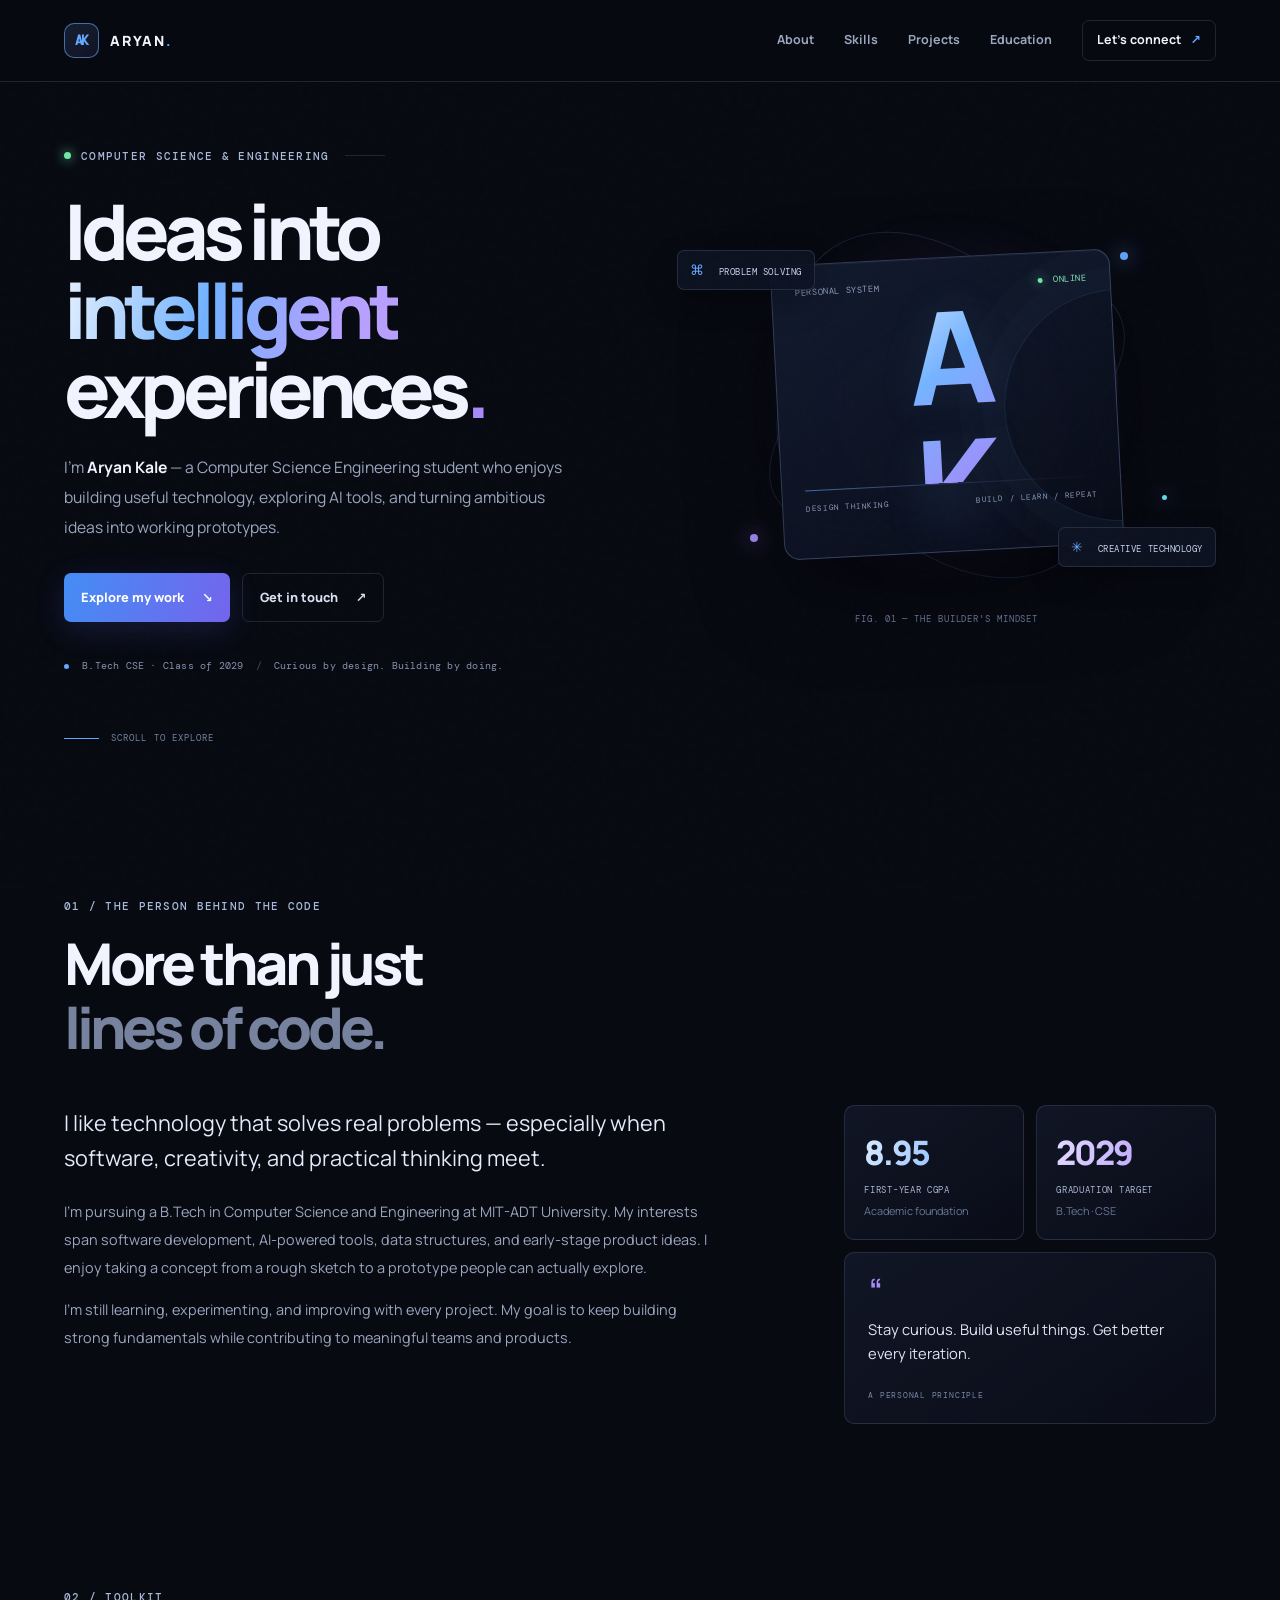
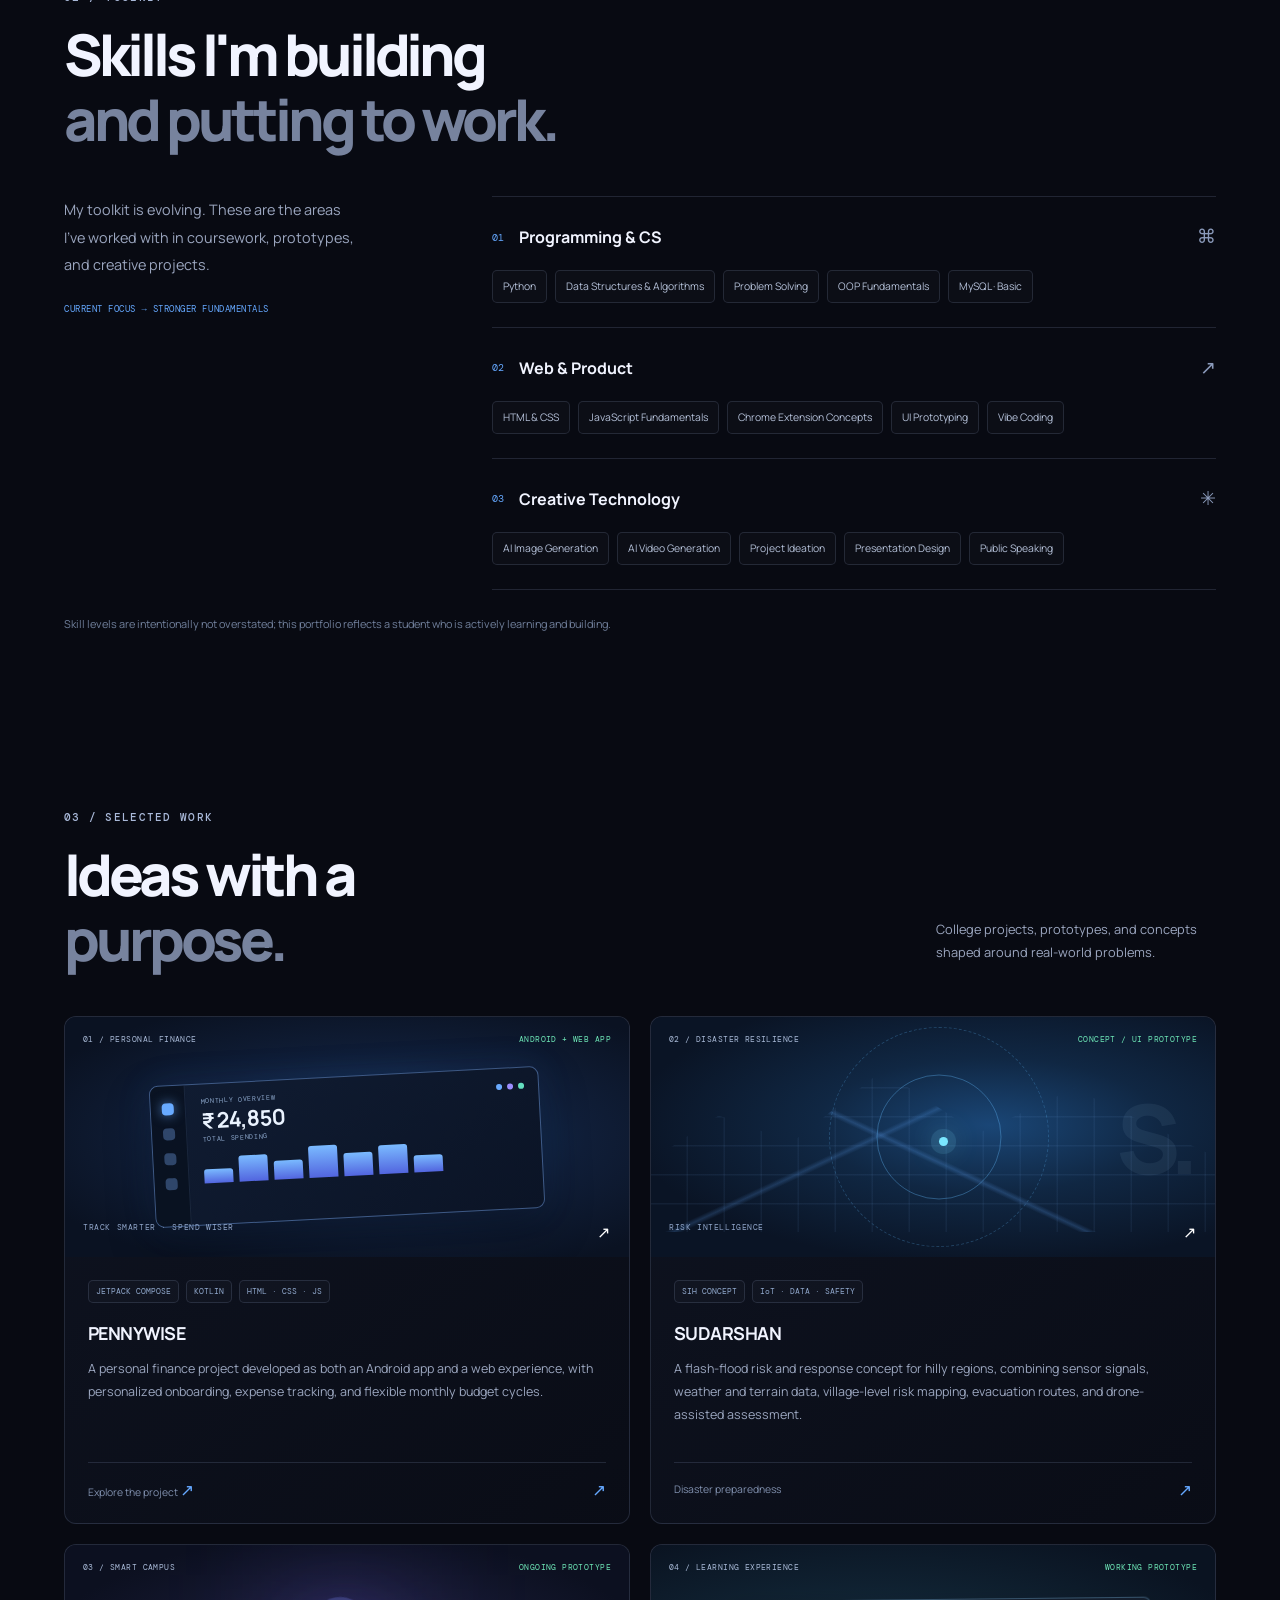
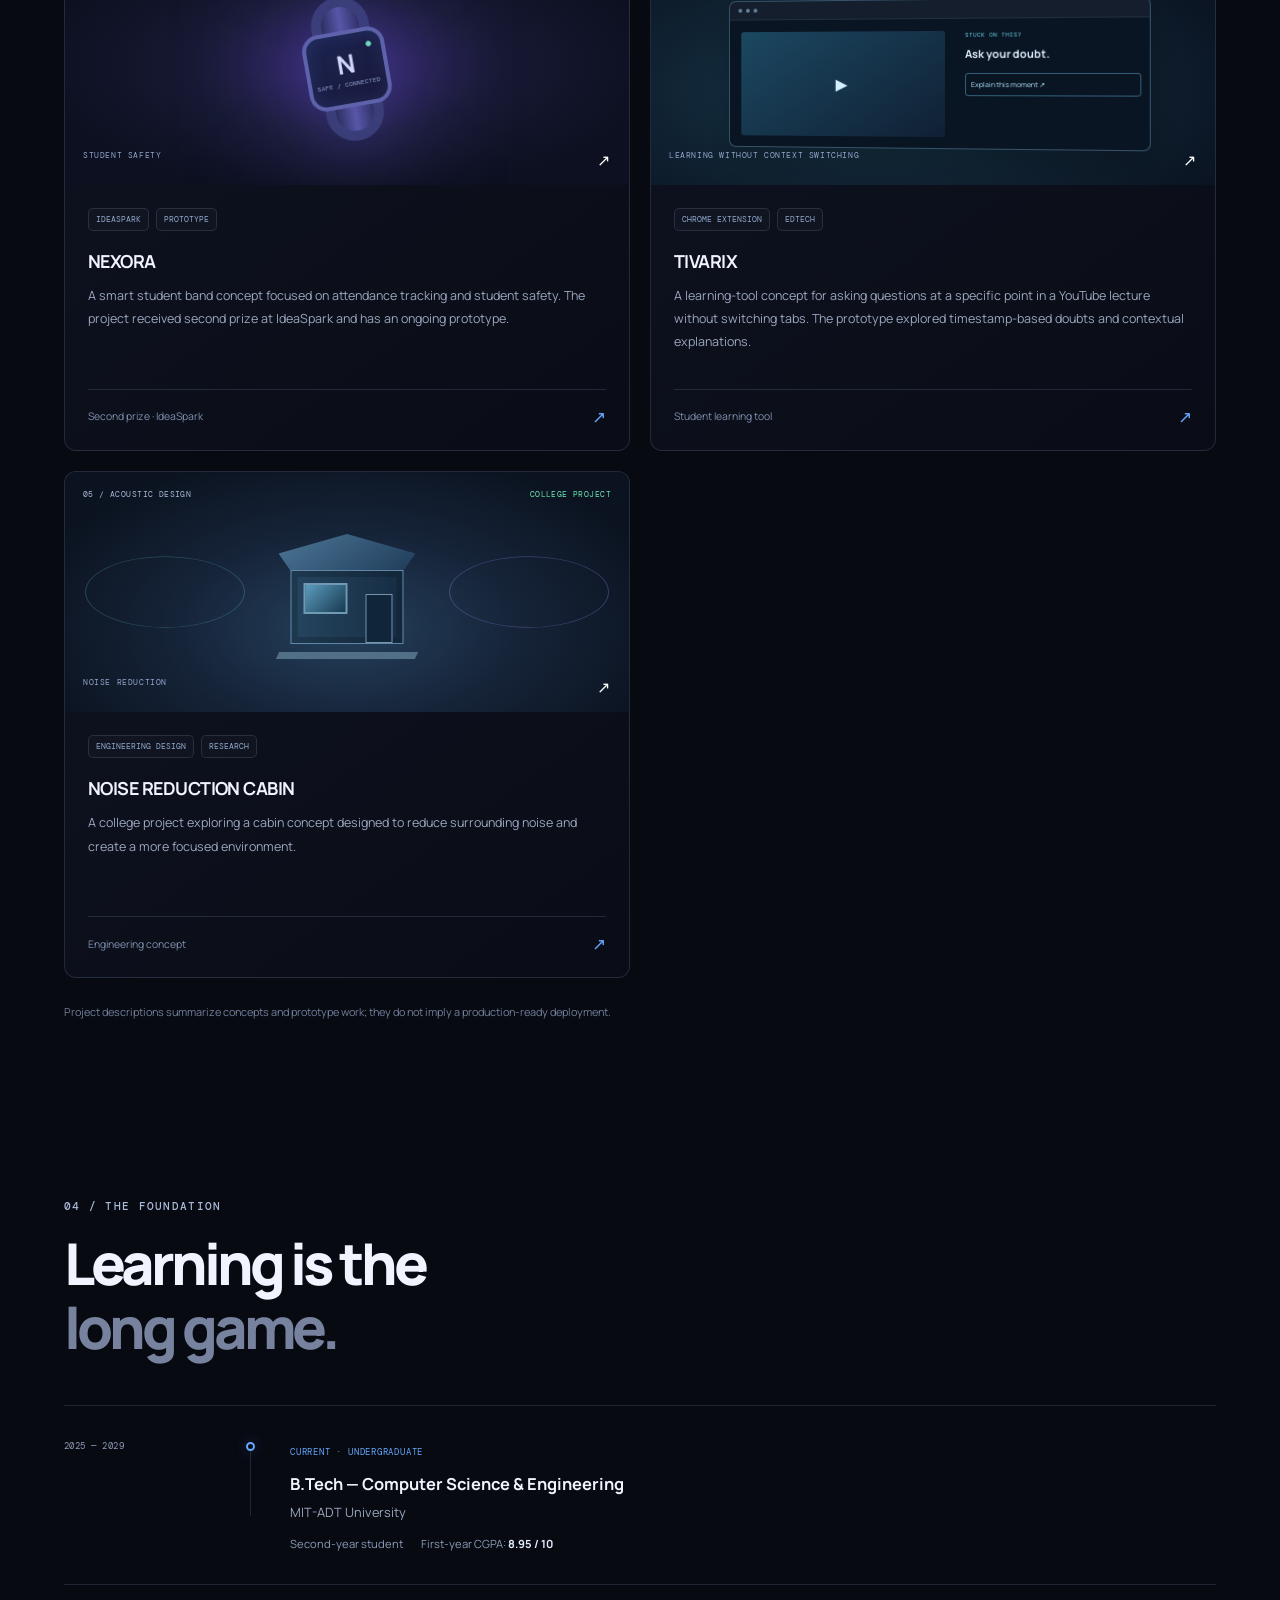
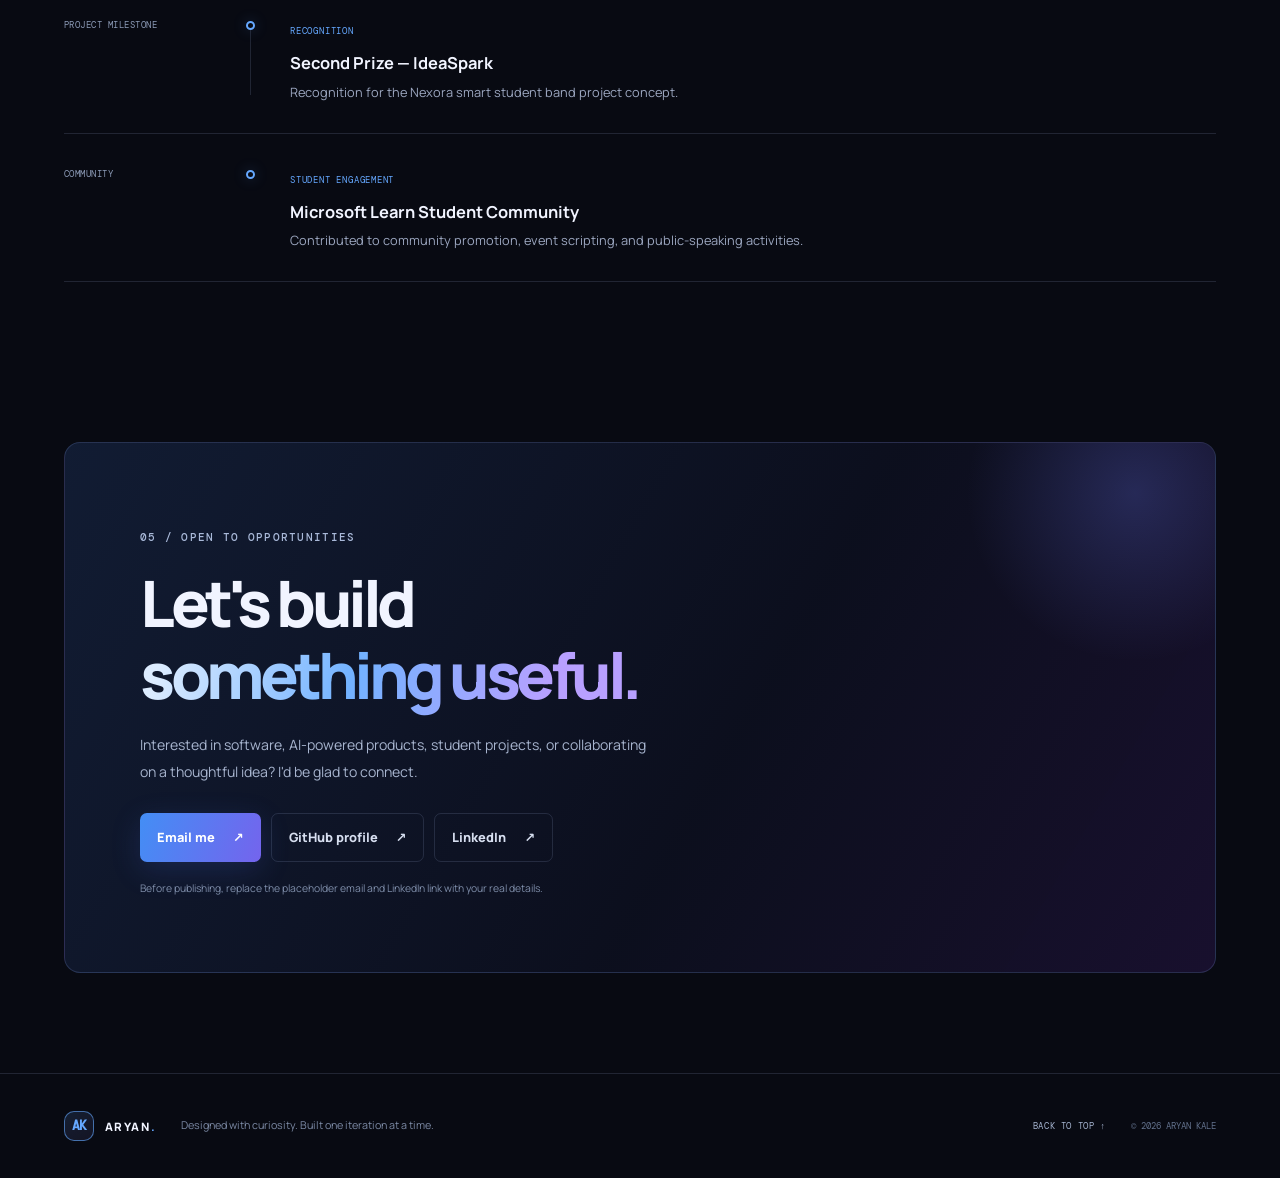
<file: index.html>
<!DOCTYPE html>
<html lang="en">
<head>
  <meta charset="UTF-8">
  <meta name="viewport" content="width=device-width, initial-scale=1.0">
  <meta name="theme-color" content="#080a12">
  <meta name="description" content="Aryan Kale — Computer Science Engineering student, developer, and technology project builder.">
  <title>Aryan Kale | Computer Science Engineer</title>
  <link rel="preconnect" href="https://fonts.googleapis.com">
  <link rel="preconnect" href="https://fonts.gstatic.com" crossorigin>
  <link href="https://fonts.googleapis.com/css2?family=DM+Mono:wght@400;500&family=Manrope:wght@400;500;600;700;800&display=swap" rel="stylesheet">
  <link rel="stylesheet" href="style.css">
  <script src="script.js" defer></script>
</head>
<body>
  <div class="noise" aria-hidden="true"></div>
  <div class="scroll-progress" aria-hidden="true"><span id="progressBar"></span></div>

  <header class="site-header">
    <a class="brand" href="#home" aria-label="Aryan Kale home"><span class="brand-mark">AK</span><span>ARYAN<span class="brand-dot">.</span></span></a>
    <button class="menu-toggle" id="menuToggle" aria-label="Open navigation" aria-expanded="false"><span></span><span></span></button>
    <nav class="nav" id="navMenu">
      <a href="#about">About</a>
      <a href="#skills">Skills</a>
      <a href="#projects">Projects</a>
      <a href="#education">Education</a>
      <a href="#contact" class="nav-cta">Let's connect <span>↗</span></a>
    </nav>
  </header>

  <main>
    <section class="hero section-wrap" id="home">
      <div class="hero-copy reveal">
        <p class="eyebrow"><span class="status-dot"></span> COMPUTER SCIENCE & ENGINEERING <span class="eyebrow-line"></span></p>
        <h1>Ideas into<br><span class="gradient-text">intelligent</span><br>experiences<span class="hero-period">.</span></h1>
        <p class="hero-description">I'm <strong>Aryan Kale</strong> — a Computer Science Engineering student who enjoys building useful technology, exploring AI tools, and turning ambitious ideas into working prototypes.</p>
        <div class="hero-actions">
          <a class="button button-primary" href="#projects">Explore my work <span>↘</span></a>
          <a class="button button-quiet" href="#contact">Get in touch <span>↗</span></a>
        </div>
        <div class="hero-meta">
          <span><i></i> B.Tech CSE · Class of 2029</span>
          <span class="meta-separator">/</span>
          <span>Curious by design. Building by doing.</span>
        </div>
      </div>
      <div class="hero-visual reveal" aria-label="Abstract futuristic portfolio graphic">
        <div class="orbit orbit-one"></div><div class="orbit orbit-two"></div><div class="orbit orbit-three"></div>
        <div class="orbit-node node-one"></div><div class="orbit-node node-two"></div><div class="orbit-node node-three"></div>
        <div class="core-card">
          <div class="core-top"><span class="core-label">PERSONAL SYSTEM</span><span class="core-live"><i></i> ONLINE</span></div>
          <div class="core-monogram">A<span>K</span></div>
          <div class="core-rule"></div>
          <div class="core-bottom"><span>DESIGN THINKING</span><span>BUILD / LEARN / REPEAT</span></div>
        </div>
        <div class="float-tag tag-top"><span class="tag-icon">⌘</span> PROBLEM SOLVING</div>
        <div class="float-tag tag-bottom"><span class="tag-icon">✳</span> CREATIVE TECHNOLOGY</div>
        <div class="visual-caption">FIG. 01 — THE BUILDER'S MINDSET</div>
      </div>
      <a class="scroll-cue" href="#about"><span class="scroll-line"></span> SCROLL TO EXPLORE</a>
    </section>

    <section class="section-wrap about-section" id="about">
      <div class="section-heading reveal"><p class="eyebrow">01 / THE PERSON BEHIND THE CODE</p><h2>More than just<br><span class="muted-heading">lines of code.</span></h2></div>
      <div class="about-grid">
        <div class="about-main reveal">
          <p class="large-copy">I like technology that solves real problems — especially when software, creativity, and practical thinking meet.</p>
          <p>I'm pursuing a B.Tech in Computer Science and Engineering at MIT-ADT University. My interests span software development, AI-powered tools, data structures, and early-stage product ideas. I enjoy taking a concept from a rough sketch to a prototype people can actually explore.</p>
          <p>I'm still learning, experimenting, and improving with every project. My goal is to keep building strong fundamentals while contributing to meaningful teams and products.</p>
        </div>
        <div class="about-side reveal">
          <div class="stat-card"><span class="stat-number">8.95</span><span class="stat-label">FIRST-YEAR CGPA</span><span class="stat-note">Academic foundation</span></div>
          <div class="stat-card stat-card-accent"><span class="stat-number">2029</span><span class="stat-label">GRADUATION TARGET</span><span class="stat-note">B.Tech · CSE</span></div>
          <div class="quote-card"><span class="quote-mark">“</span><p>Stay curious. Build useful things. Get better every iteration.</p><span class="quote-caption">A PERSONAL PRINCIPLE</span></div>
        </div>
      </div>
    </section>

    <section class="section-wrap skills-section" id="skills">
      <div class="section-heading reveal"><p class="eyebrow">02 / TOOLKIT</p><h2>Skills I'm building<br><span class="muted-heading">and putting to work.</span></h2></div>
      <div class="skills-layout">
        <div class="skill-intro reveal"><p>My toolkit is evolving. These are the areas I've worked with in coursework, prototypes, and creative projects.</p><span class="tiny-note">CURRENT FOCUS → STRONGER FUNDAMENTALS</span></div>
        <div class="skill-groups">
          <article class="skill-group reveal"><div class="skill-group-head"><span class="skill-index">01</span><h3>Programming & CS</h3><span class="skill-symbol">⌘</span></div><div class="skill-chips"><span>Python</span><span>Data Structures & Algorithms</span><span>Problem Solving</span><span>OOP Fundamentals</span><span>MySQL · Basic</span></div></article>
          <article class="skill-group reveal"><div class="skill-group-head"><span class="skill-index">02</span><h3>Web & Product</h3><span class="skill-symbol">↗</span></div><div class="skill-chips"><span>HTML & CSS</span><span>JavaScript Fundamentals</span><span>Chrome Extension Concepts</span><span>UI Prototyping</span><span>Vibe Coding</span></div></article>
          <article class="skill-group reveal"><div class="skill-group-head"><span class="skill-index">03</span><h3>Creative Technology</h3><span class="skill-symbol">✳</span></div><div class="skill-chips"><span>AI Image Generation</span><span>AI Video Generation</span><span>Project Ideation</span><span>Presentation Design</span><span>Public Speaking</span></div></article>
        </div>
      </div>
      <p class="skills-footnote">Skill levels are intentionally not overstated; this portfolio reflects a student who is actively learning and building.</p>
    </section>

    <section class="section-wrap projects-section" id="projects">
      <div class="section-heading section-heading-row reveal"><div><p class="eyebrow">03 / SELECTED WORK</p><h2>Ideas with a<br><span class="muted-heading">purpose.</span></h2></div><p class="heading-side-note">College projects, prototypes, and concepts shaped around real-world problems.</p></div>
      <div class="project-grid">
        <article class="project-card project-featured reveal">
          <a class="project-card-link" href="pennywise.html" aria-label="Explore PennyWise project details">
            <div class="project-art art-pennywise">
              <div class="art-topline"><span>01 / PERSONAL FINANCE</span><span class="art-status">ANDROID + WEB APP</span></div>
              <div class="pw-dashboard-art">
                <div class="pw-art-sidebar"><i></i><i></i><i></i><i></i></div>
                <div class="pw-art-main">
                  <span class="pw-art-kicker">MONTHLY OVERVIEW</span>
                  <b>₹ 24,850</b>
                  <span class="pw-art-caption">TOTAL SPENDING</span>
                  <div class="pw-art-bars"><i></i><i></i><i></i><i></i><i></i><i></i><i></i></div>
                  <div class="pw-art-bottom"><i></i><i></i><i></i></div>
                </div>
              </div>
              <div class="art-footer"><span>TRACK SMARTER · SPEND WISER</span><span>↗</span></div>
            </div>
            <div class="project-content">
              <div class="project-tags"><span>JETPACK COMPOSE</span><span>KOTLIN</span><span>HTML · CSS · JS</span></div>
              <h3>PENNYWISE</h3>
              <p>A personal finance project developed as both an Android app and a web experience, with personalized onboarding, expense tracking, and flexible monthly budget cycles.</p>
              <div class="project-bottom"><span>Explore the project <span class="project-arrow">↗</span></span><span class="project-arrow">↗</span></div>
            </div>
          </a>
        </article>
        <article class="project-card project-featured reveal">
          <div class="project-art art-sudarshan"><div class="art-topline"><span>02 / DISASTER RESILIENCE</span><span class="art-status">CONCEPT / UI PROTOTYPE</span></div><div class="terrain-grid"></div><div class="radar-ring radar-a"></div><div class="radar-ring radar-b"></div><div class="radar-point"></div><div class="art-word">S.</div><div class="art-footer"><span>RISK INTELLIGENCE</span><span>↗</span></div></div>
          <div class="project-content"><div class="project-tags"><span>SIH CONCEPT</span><span>IoT · DATA · SAFETY</span></div><h3>SUDARSHAN</h3><p>A flash-flood risk and response concept for hilly regions, combining sensor signals, weather and terrain data, village-level risk mapping, evacuation routes, and drone-assisted assessment.</p><div class="project-bottom"><span>Disaster preparedness</span><span class="project-arrow">↗</span></div></div>
        </article>
        <article class="project-card reveal">
          <div class="project-art art-nexora"><div class="art-topline"><span>03 / SMART CAMPUS</span><span class="art-status">ONGOING PROTOTYPE</span></div><div class="band-device"><div class="band-screen"><span>●</span><b>N</b><small>SAFE / CONNECTED</small></div><div class="band-strap"></div></div><div class="art-glow"></div><div class="art-footer"><span>STUDENT SAFETY</span><span>↗</span></div></div>
          <div class="project-content"><div class="project-tags"><span>IDEASPARK</span><span>PROTOTYPE</span></div><h3>NEXORA</h3><p>A smart student band concept focused on attendance tracking and student safety. The project received second prize at IdeaSpark and has an ongoing prototype.</p><div class="project-bottom"><span>Second prize · IdeaSpark</span><span class="project-arrow">↗</span></div></div>
        </article>
        <article class="project-card reveal">
          <div class="project-art art-tivarix"><div class="art-topline"><span>04 / LEARNING EXPERIENCE</span><span class="art-status">WORKING PROTOTYPE</span></div><div class="browser-mock"><div class="browser-dots"><i></i><i></i><i></i></div><div class="browser-content"><div class="browser-video"></div><div class="browser-panel"><span>STUCK ON THIS?</span><b>Ask your doubt.</b><div class="browser-button">Explain this moment ↗</div></div></div></div><div class="art-footer"><span>LEARNING WITHOUT CONTEXT SWITCHING</span><span>↗</span></div></div>
          <div class="project-content"><div class="project-tags"><span>CHROME EXTENSION</span><span>EDTECH</span></div><h3>TIVARIX</h3><p>A learning-tool concept for asking questions at a specific point in a YouTube lecture without switching tabs. The prototype explored timestamp-based doubts and contextual explanations.</p><div class="project-bottom"><span>Student learning tool</span><span class="project-arrow">↗</span></div></div>
        </article>
        <article class="project-card reveal">
          <div class="project-art art-cabin"><div class="art-topline"><span>05 / ACOUSTIC DESIGN</span><span class="art-status">COLLEGE PROJECT</span></div><div class="sound-wave wave-one"></div><div class="sound-wave wave-two"></div><div class="cabin-illustration"><div class="cabin-roof"></div><div class="cabin-body"><div class="cabin-window"></div><div class="cabin-door"></div></div><div class="cabin-base"></div></div><div class="art-footer"><span>NOISE REDUCTION</span><span>↗</span></div></div>
          <div class="project-content"><div class="project-tags"><span>ENGINEERING DESIGN</span><span>RESEARCH</span></div><h3>NOISE REDUCTION CABIN</h3><p>A college project exploring a cabin concept designed to reduce surrounding noise and create a more focused environment.</p><div class="project-bottom"><span>Engineering concept</span><span class="project-arrow">↗</span></div></div>
        </article>
      </div>
      <p class="project-disclaimer">Project descriptions summarize concepts and prototype work; they do not imply a production-ready deployment.</p>
    </section>

    <section class="section-wrap education-section" id="education">
      <div class="section-heading reveal"><p class="eyebrow">04 / THE FOUNDATION</p><h2>Learning is the<br><span class="muted-heading">long game.</span></h2></div>
      <div class="timeline">
        <article class="timeline-item reveal"><div class="timeline-date">2025 — 2029</div><div class="timeline-marker"></div><div class="timeline-content"><span class="timeline-label">CURRENT · UNDERGRADUATE</span><h3>B.Tech — Computer Science & Engineering</h3><p>MIT-ADT University</p><div class="timeline-detail"><span>Second-year student</span><span>First-year CGPA: <strong>8.95 / 10</strong></span></div></div></article>
        <article class="timeline-item reveal"><div class="timeline-date">PROJECT MILESTONE</div><div class="timeline-marker"></div><div class="timeline-content"><span class="timeline-label">RECOGNITION</span><h3>Second Prize — IdeaSpark</h3><p>Recognition for the Nexora smart student band project concept.</p></div></article>
        <article class="timeline-item reveal"><div class="timeline-date">COMMUNITY</div><div class="timeline-marker"></div><div class="timeline-content"><span class="timeline-label">STUDENT ENGAGEMENT</span><h3>Microsoft Learn Student Community</h3><p>Contributed to community promotion, event scripting, and public-speaking activities.</p></div></article>
      </div>
    </section>

    <section class="section-wrap contact-section" id="contact">
      <div class="contact-panel reveal"><div class="contact-orb"></div><p class="eyebrow">05 / OPEN TO OPPORTUNITIES</p><h2>Let's build<br><span class="gradient-text">something useful.</span></h2><p class="contact-copy">Interested in software, AI-powered products, student projects, or collaborating on a thoughtful idea? I'd be glad to connect.</p><div class="contact-actions"><a class="button button-primary" id="emailLink" href="mailto:YOUR_EMAIL@example.com">Email me <span>↗</span></a><a class="button button-quiet" href="https://github.com/AryanKale2311" target="_blank" rel="noreferrer">GitHub profile <span>↗</span></a><a class="button button-quiet" href="https://www.linkedin.com/" target="_blank" rel="noreferrer">LinkedIn <span>↗</span></a></div><p class="contact-note">Before publishing, replace the placeholder email and LinkedIn link with your real details.</p></div>
    </section>
  </main>

  <footer class="site-footer"><a class="brand footer-brand" href="#home"><span class="brand-mark">AK</span><span>ARYAN<span class="brand-dot">.</span></span></a><p>Designed with curiosity. Built one iteration at a time.</p><a class="back-top" href="#home">BACK TO TOP ↑</a><span class="footer-year">© <span id="year"></span> ARYAN KALE</span></footer>
</body>
</html>
</file>
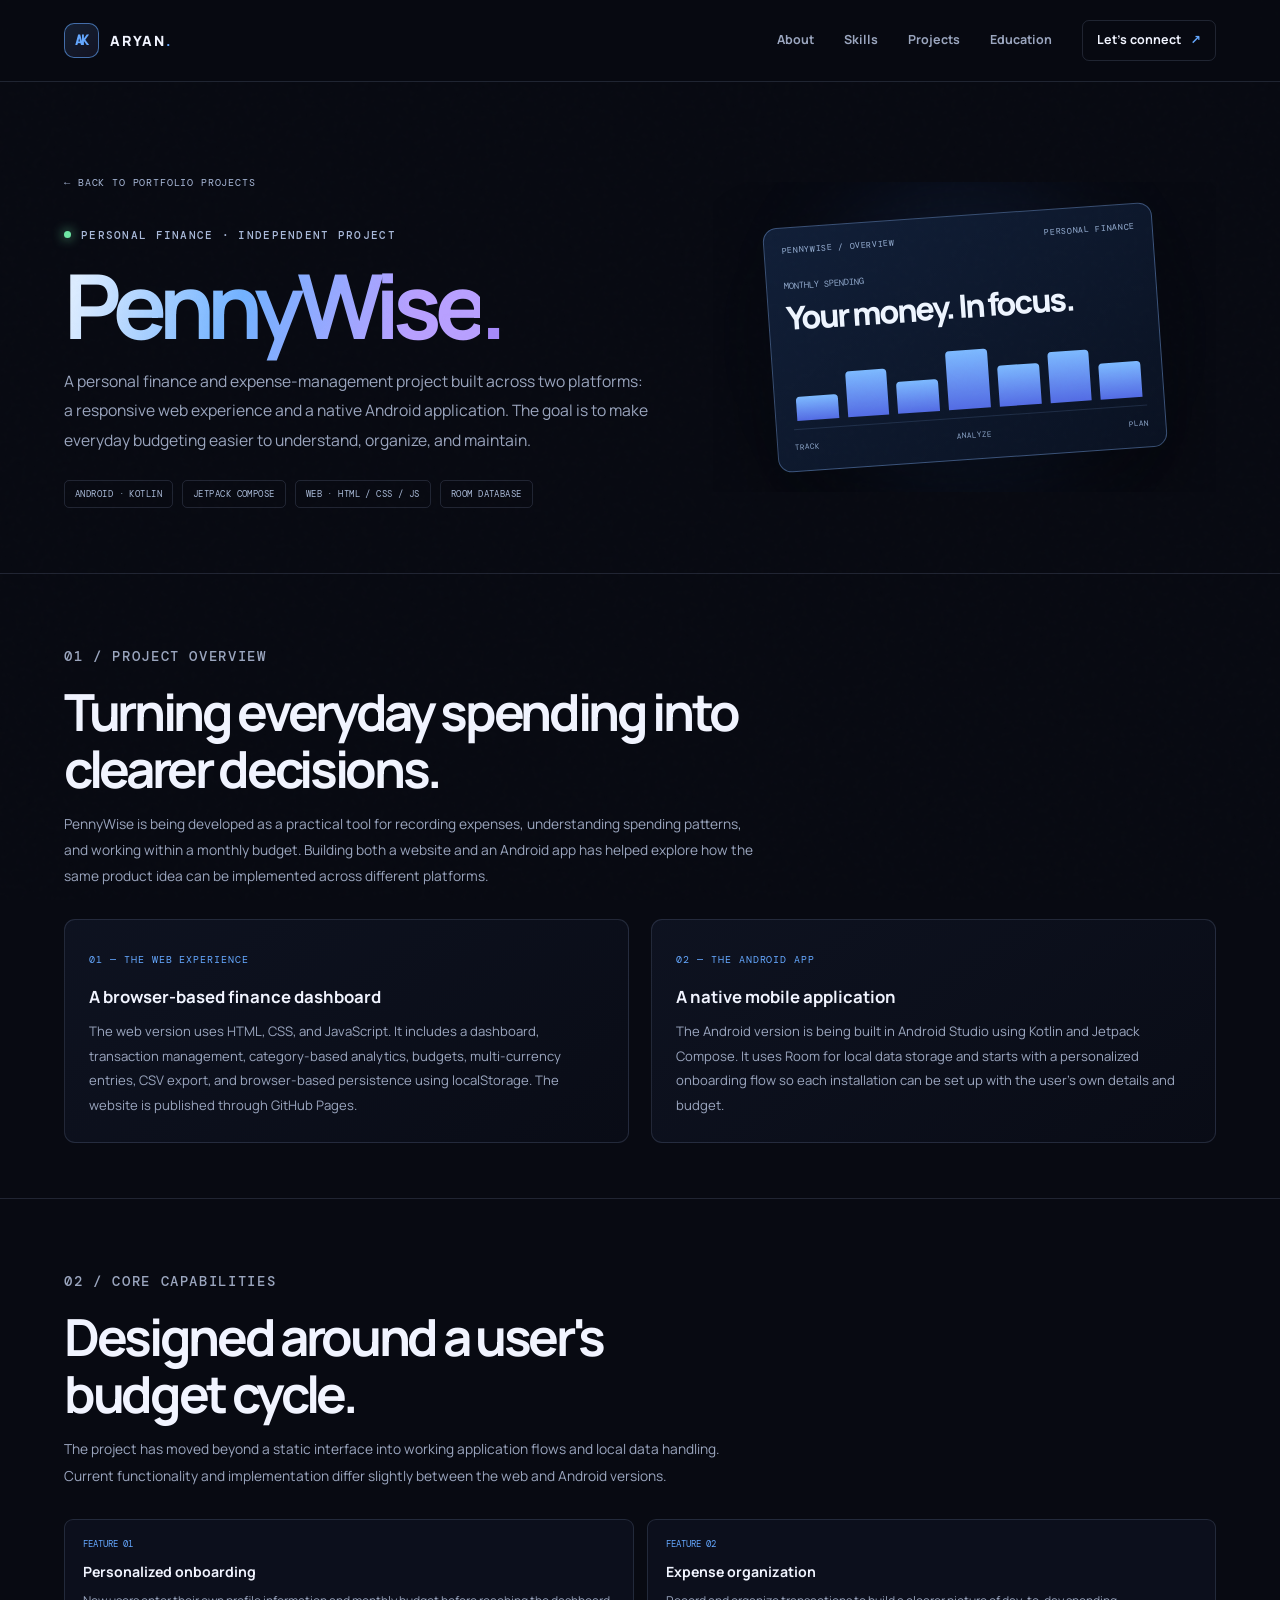
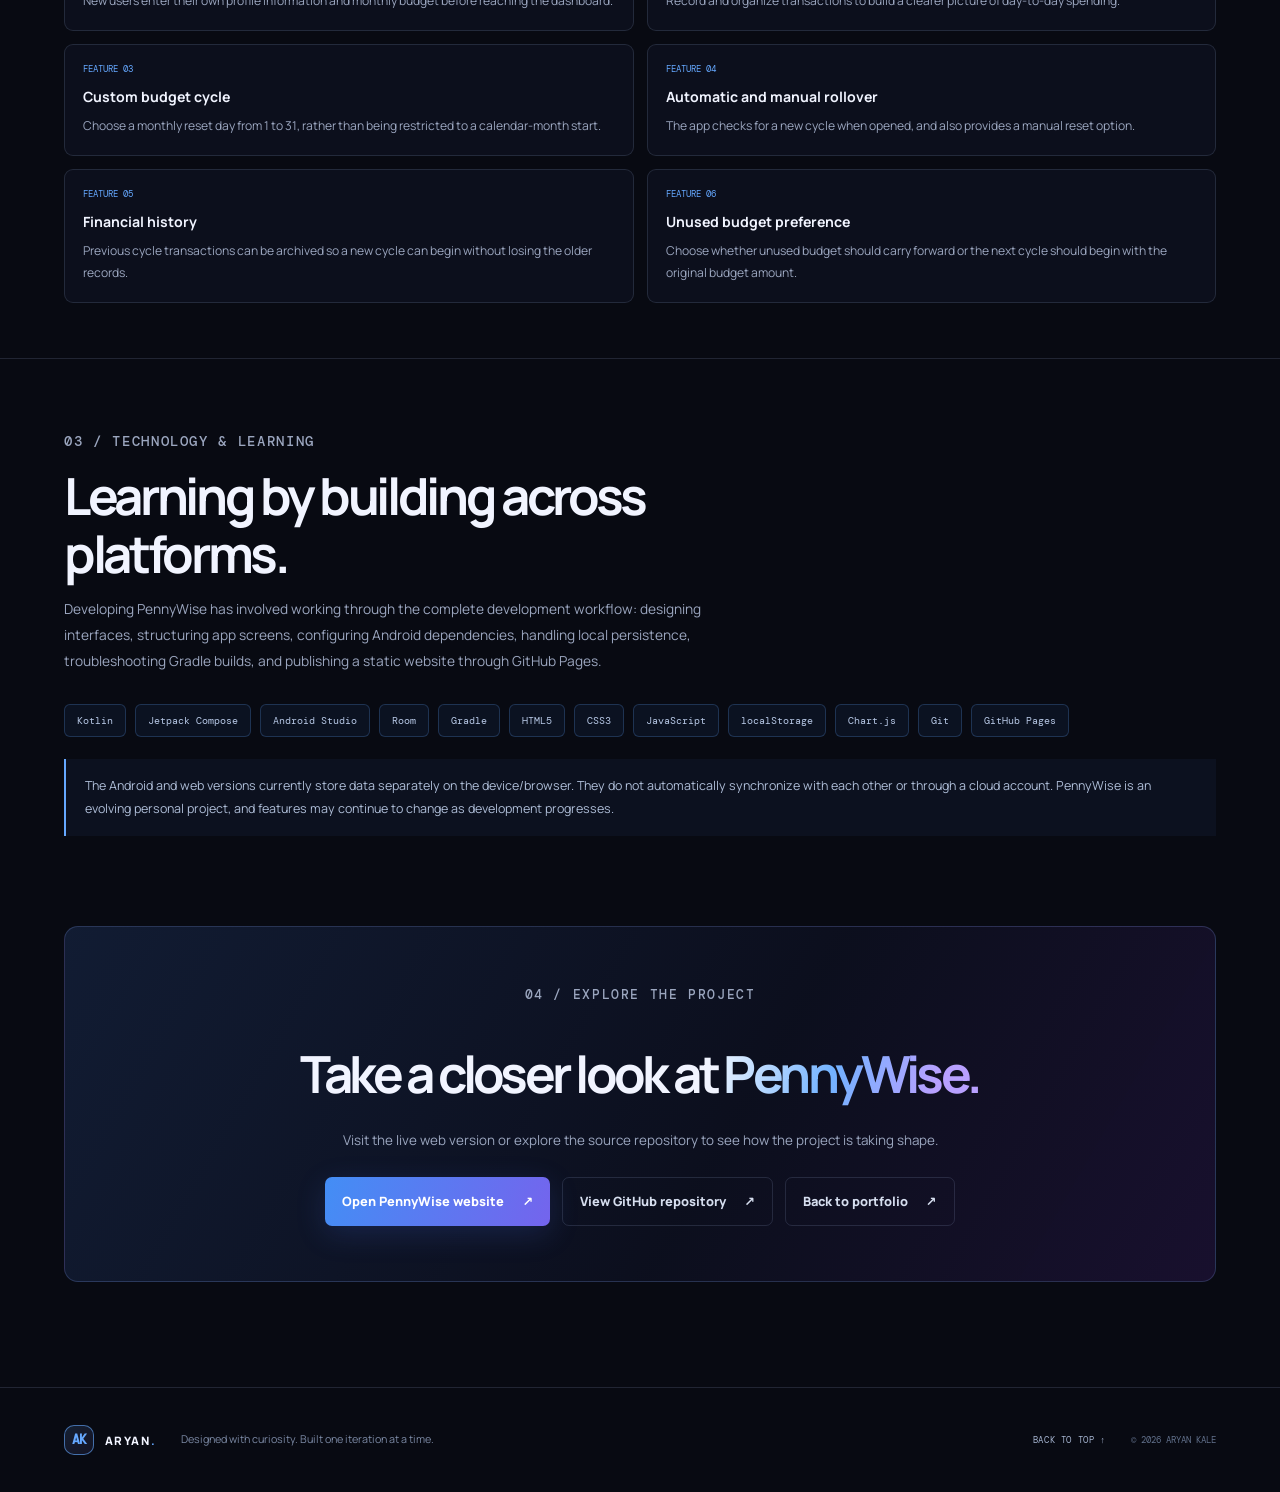
<file: pennywise.html>
<!DOCTYPE html>
<html lang="en">
<head>
  <meta charset="UTF-8">
  <meta name="viewport" content="width=device-width, initial-scale=1.0">
  <meta name="theme-color" content="#080a12">
  <meta name="description" content="PennyWise — a personal finance project by Aryan Kale, developed as an Android app and a web application.">
  <title>PennyWise | Aryan Kale Portfolio</title>
  <link rel="preconnect" href="https://fonts.googleapis.com">
  <link rel="preconnect" href="https://fonts.gstatic.com" crossorigin>
  <link href="https://fonts.googleapis.com/css2?family=DM+Mono:wght@400;500&family=Manrope:wght@400;500;600;700;800&display=swap" rel="stylesheet">
  <link rel="stylesheet" href="style.css">
  <script src="script.js" defer></script>
</head>
<body class="detail-page">
  <div class="noise" aria-hidden="true"></div>
  <div class="scroll-progress" aria-hidden="true"><span id="progressBar"></span></div>
  <header class="site-header">
    <a class="brand" href="index.html#home" aria-label="Aryan Kale home"><span class="brand-mark">AK</span><span>ARYAN<span class="brand-dot">.</span></span></a>
    <button class="menu-toggle" id="menuToggle" aria-label="Open navigation" aria-expanded="false"><span></span><span></span></button>
    <nav class="nav" id="navMenu">
      <a href="index.html#about">About</a>
      <a href="index.html#skills">Skills</a>
      <a href="index.html#projects">Projects</a>
      <a href="index.html#education">Education</a>
      <a href="index.html#contact" class="nav-cta">Let's connect <span>↗</span></a>
    </nav>
  </header>

  <main>
    <section class="detail-hero section-wrap">
      <div class="reveal">
        <a class="detail-back" href="index.html#projects">← BACK TO PORTFOLIO PROJECTS</a>
        <p class="eyebrow"><span class="status-dot"></span> PERSONAL FINANCE · INDEPENDENT PROJECT</p>
        <h1><span class="gradient-text">PennyWise</span><span class="hero-period">.</span></h1>
        <p class="detail-lead">A personal finance and expense-management project built across two platforms: a responsive web experience and a native Android application. The goal is to make everyday budgeting easier to understand, organize, and maintain.</p>
        <div class="detail-meta"><span>ANDROID · KOTLIN</span><span>JETPACK COMPOSE</span><span>WEB · HTML / CSS / JS</span><span>ROOM DATABASE</span></div>
      </div>
      <div class="detail-visual reveal" aria-label="Illustration of the PennyWise finance dashboard">
        <div class="detail-screen">
          <div class="detail-screen-top"><span>PENNYWISE / OVERVIEW</span><span>PERSONAL FINANCE</span></div>
          <div class="detail-screen-balance">MONTHLY SPENDING</div>
          <div class="detail-screen-amount">Your money. In focus.</div>
          <div class="detail-screen-chart"><i></i><i></i><i></i><i></i><i></i><i></i><i></i></div>
          <div class="detail-screen-foot"><span>TRACK</span><span>ANALYZE</span><span>PLAN</span></div>
        </div>
      </div>
    </section>

    <section class="detail-section">
      <div class="section-wrap">
        <div class="detail-section-heading reveal">
          <p class="eyebrow">01 / PROJECT OVERVIEW</p>
          <h2>Turning everyday spending into clearer decisions.</h2>
          <p>PennyWise is being developed as a practical tool for recording expenses, understanding spending patterns, and working within a monthly budget. Building both a website and an Android app has helped explore how the same product idea can be implemented across different platforms.</p>
        </div>
        <div class="detail-two-col">
          <article class="detail-info-card reveal"><span class="detail-number">01 — THE WEB EXPERIENCE</span><h3>A browser-based finance dashboard</h3><p>The web version uses HTML, CSS, and JavaScript. It includes a dashboard, transaction management, category-based analytics, budgets, multi-currency entries, CSV export, and browser-based persistence using localStorage. The website is published through GitHub Pages.</p></article>
          <article class="detail-info-card reveal"><span class="detail-number">02 — THE ANDROID APP</span><h3>A native mobile application</h3><p>The Android version is being built in Android Studio using Kotlin and Jetpack Compose. It uses Room for local data storage and starts with a personalized onboarding flow so each installation can be set up with the user's own details and budget.</p></article>
        </div>
      </div>
    </section>

    <section class="detail-section">
      <div class="section-wrap">
        <div class="detail-section-heading reveal">
          <p class="eyebrow">02 / CORE CAPABILITIES</p>
          <h2>Designed around a user's budget cycle.</h2>
          <p>The project has moved beyond a static interface into working application flows and local data handling. Current functionality and implementation differ slightly between the web and Android versions.</p>
        </div>
        <div class="detail-feature-list">
          <article class="detail-feature reveal"><span class="feature-index">FEATURE 01</span><h3>Personalized onboarding</h3><p>New users enter their own profile information and monthly budget before reaching the dashboard.</p></article>
          <article class="detail-feature reveal"><span class="feature-index">FEATURE 02</span><h3>Expense organization</h3><p>Record and organize transactions to build a clearer picture of day-to-day spending.</p></article>
          <article class="detail-feature reveal"><span class="feature-index">FEATURE 03</span><h3>Custom budget cycle</h3><p>Choose a monthly reset day from 1 to 31, rather than being restricted to a calendar-month start.</p></article>
          <article class="detail-feature reveal"><span class="feature-index">FEATURE 04</span><h3>Automatic and manual rollover</h3><p>The app checks for a new cycle when opened, and also provides a manual reset option.</p></article>
          <article class="detail-feature reveal"><span class="feature-index">FEATURE 05</span><h3>Financial history</h3><p>Previous cycle transactions can be archived so a new cycle can begin without losing the older records.</p></article>
          <article class="detail-feature reveal"><span class="feature-index">FEATURE 06</span><h3>Unused budget preference</h3><p>Choose whether unused budget should carry forward or the next cycle should begin with the original budget amount.</p></article>
        </div>
      </div>
    </section>

    <section class="detail-section">
      <div class="section-wrap">
        <div class="detail-section-heading reveal">
          <p class="eyebrow">03 / TECHNOLOGY & LEARNING</p>
          <h2>Learning by building across platforms.</h2>
          <p>Developing PennyWise has involved working through the complete development workflow: designing interfaces, structuring app screens, configuring Android dependencies, handling local persistence, troubleshooting Gradle builds, and publishing a static website through GitHub Pages.</p>
        </div>
        <div class="detail-stack reveal">
          <span>Kotlin</span><span>Jetpack Compose</span><span>Android Studio</span><span>Room</span><span>Gradle</span><span>HTML5</span><span>CSS3</span><span>JavaScript</span><span>localStorage</span><span>Chart.js</span><span>Git</span><span>GitHub Pages</span>
        </div>
        <div class="detail-note reveal">The Android and web versions currently store data separately on the device/browser. They do not automatically synchronize with each other or through a cloud account. PennyWise is an evolving personal project, and features may continue to change as development progresses.</div>
      </div>
    </section>

    <section class="section-wrap">
      <div class="detail-cta reveal">
        <p class="eyebrow" style="justify-content:center">04 / EXPLORE THE PROJECT</p>
        <h2>Take a closer look at <span class="gradient-text">PennyWise.</span></h2>
        <p>Visit the live web version or explore the source repository to see how the project is taking shape.</p>
        <div class="detail-cta-actions">
          <a class="button button-primary" href="https://aryankale2311.github.io/PennyWise/" target="_blank" rel="noreferrer">Open PennyWise website <span>↗</span></a>
          <a class="button button-quiet" href="https://github.com/AryanKale2311/PennyWise" target="_blank" rel="noreferrer">View GitHub repository <span>↗</span></a>
          <a class="button button-quiet" href="index.html#projects">Back to portfolio <span>↗</span></a>
        </div>
      </div>
    </section>
  </main>

  <footer class="site-footer detail-footer">
    <a class="brand footer-brand" href="index.html#home"><span class="brand-mark">AK</span><span>ARYAN<span class="brand-dot">.</span></span></a>
    <p>Designed with curiosity. Built one iteration at a time.</p>
    <a class="back-top" href="#top" onclick="window.scrollTo({top:0,behavior:'smooth'});return false;">BACK TO TOP ↑</a>
    <span class="footer-year">© <span id="year"></span> ARYAN KALE</span>
  </footer>
</body>
</html>
</file>
<file: style.css>
/* Aryan Kale portfolio — dark futuristic theme */
:root{--bg:#080a12;--panel:#0e1220;--panel2:#11182a;--text:#f1f4ff;--muted:#9ba6bf;--line:rgba(164,180,220,.16);--blue:#65a8ff;--violet:#a78bfa;--cyan:#6ee7f9;--max:1160px}
*{box-sizing:border-box}html{scroll-behavior:smooth;scroll-padding-top:95px}body{margin:0;background:var(--bg);color:var(--text);font-family:Manrope,system-ui,sans-serif;line-height:1.65;overflow-x:hidden}a{color:inherit;text-decoration:none}button{font:inherit}.noise{position:fixed;inset:0;pointer-events:none;z-index:20;opacity:.035;background-image:url("data:image/svg+xml,%3Csvg viewBox='0 0 180 180' xmlns='http://www.w3.org/2000/svg'%3E%3Cfilter id='n'%3E%3CfeTurbulence type='fractalNoise' baseFrequency='.85' numOctaves='3' stitchTiles='stitch'/%3E%3C/filter%3E%3Crect width='100%25' height='100%25' filter='url(%23n)' opacity='.35'/%3E%3C/svg%3E")}.scroll-progress{position:fixed;z-index:50;top:0;left:0;width:100%;height:2px;background:transparent}.scroll-progress span{display:block;height:100%;width:0;background:linear-gradient(90deg,var(--blue),var(--violet),var(--cyan))}.site-header{height:82px;display:flex;align-items:center;justify-content:space-between;padding:0 max(5vw,calc((100vw - var(--max))/2));border-bottom:1px solid var(--line);position:sticky;top:0;background:rgba(8,10,18,.82);backdrop-filter:blur(18px);z-index:30}.brand{display:flex;align-items:center;gap:11px;font-weight:800;font-size:.88rem;letter-spacing:.13em}.brand-mark{width:35px;height:35px;display:grid;place-items:center;border:1px solid rgba(101,168,255,.6);border-radius:10px;color:var(--blue);font-family:"DM Mono",monospace;font-size:.82rem;letter-spacing:-.08em;background:linear-gradient(145deg,rgba(101,168,255,.14),rgba(167,139,250,.08))}.brand-dot{color:var(--blue)}.nav{display:flex;align-items:center;gap:30px;color:var(--muted);font-size:.78rem;font-weight:700}.nav a{transition:color .2s}.nav a:hover{color:white}.nav-cta{border:1px solid var(--line);padding:9px 14px;border-radius:7px;color:var(--text)!important}.nav-cta span{color:var(--blue);margin-left:7px}.menu-toggle{display:none}.section-wrap{width:min(var(--max),90vw);margin-inline:auto}.hero{min-height:690px;display:grid;grid-template-columns:1.04fr .96fr;align-items:center;gap:30px;position:relative;padding-top:55px;padding-bottom:100px}.eyebrow{font:500 .67rem/1.5 "DM Mono",monospace;letter-spacing:.12em;color:#a9b9d9;display:flex;align-items:center;gap:10px}.status-dot,.core-live i{display:inline-block;width:7px;height:7px;background:#6ee7a5;border-radius:50%;box-shadow:0 0 12px #6ee7a5}.eyebrow-line{width:40px;height:1px;background:var(--line);margin-left:5px}.hero h1{font-size:clamp(3.2rem,6vw,5.65rem);line-height:1.03;letter-spacing:-.075em;margin:27px 0 25px;font-weight:800}.gradient-text{background:linear-gradient(105deg,#dcecff 5%,#72b2ff 43%,#b8a0ff 82%);-webkit-background-clip:text;background-clip:text;color:transparent}.hero-period{color:var(--violet)}.hero-description{color:var(--muted);font-size:.98rem;max-width:510px;line-height:1.9}.hero-description strong{color:var(--text)}.hero-actions{display:flex;gap:12px;flex-wrap:wrap;margin-top:30px}.button{display:inline-flex;align-items:center;gap:18px;padding:13px 17px;border-radius:7px;font-size:.8rem;font-weight:800;transition:transform .2s,border-color .2s,box-shadow .2s}.button:hover{transform:translateY(-3px)}.button-primary{background:linear-gradient(110deg,#438ef5,#7464ed);color:white;box-shadow:0 8px 30px rgba(73,111,237,.18)}.button-primary:hover{box-shadow:0 10px 35px rgba(73,111,237,.34)}.button-quiet{border:1px solid var(--line);color:#d6deef}.button-quiet:hover{border-color:rgba(101,168,255,.55)}.hero-meta{display:flex;gap:12px;align-items:center;flex-wrap:wrap;margin-top:37px;color:#8592ad;font: .64rem "DM Mono",monospace;letter-spacing:.02em}.hero-meta i{display:inline-block;width:5px;height:5px;border-radius:50%;background:var(--blue);margin-right:7px}.meta-separator{color:#424e68}.hero-visual{height:480px;position:relative;display:grid;place-items:center;isolation:isolate}.hero-visual:before{content:"";position:absolute;width:72%;height:72%;background:radial-gradient(circle,rgba(62,102,204,.2),rgba(99,63,180,.09) 45%,transparent 70%);filter:blur(15px);z-index:-2}.orbit{position:absolute;border:1px solid rgba(118,157,238,.16);border-radius:50%;transform:rotate(-28deg)}.orbit-one{width:390px;height:190px}.orbit-two{width:390px;height:260px;transform:rotate(52deg)}.orbit-three{width:280px;height:350px;transform:rotate(68deg);border-color:rgba(167,139,250,.15)}.orbit-node{position:absolute;width:8px;height:8px;border-radius:50%;background:var(--blue);box-shadow:0 0 20px rgba(101,168,255,.9)}.node-one{top:87px;right:88px}.node-two{bottom:103px;left:73px;background:var(--violet);box-shadow:0 0 20px rgba(167,139,250,.8)}.node-three{right:49px;bottom:145px;width:5px;height:5px;background:var(--cyan)}.core-card{width:min(340px,78%);height:295px;border:1px solid rgba(151,177,238,.28);border-radius:16px;background:linear-gradient(145deg,rgba(19,28,48,.95),rgba(9,13,25,.93));box-shadow:0 35px 90px rgba(0,0,0,.4),inset 0 1px rgba(255,255,255,.04);padding:21px 23px;position:relative;overflow:hidden;transform:rotate(-3deg);animation:float 7s ease-in-out infinite}.core-card:after{content:"";position:absolute;width:230px;height:230px;right:-120px;top:40px;border-radius:50%;border:1px solid rgba(101,168,255,.13);box-shadow:0 0 0 22px rgba(101,168,255,.025),0 0 0 45px rgba(101,168,255,.02)}.core-top,.core-bottom{display:flex;justify-content:space-between;gap:8px;font: .55rem "DM Mono",monospace;letter-spacing:.07em;color:#8c9cb9}.core-live{color:#81e8b1}.core-live i{width:5px;height:5px;margin-right:5px}.core-monogram{height:192px;display:grid;place-items:center;font-size:8rem;font-weight:800;letter-spacing:-.12em;line-height:1;background:linear-gradient(140deg,#e9f3ff 10%,#77b5ff 45%,#a78bfa 80%);-webkit-background-clip:text;background-clip:text;color:transparent;text-shadow:0 0 45px rgba(101,168,255,.12)}.core-monogram span{color:transparent}.core-rule{height:1px;background:linear-gradient(90deg,rgba(101,168,255,.6),rgba(167,139,250,.2),transparent);margin-bottom:12px}.core-bottom{font-size:.48rem}.float-tag{position:absolute;z-index:2;background:rgba(14,20,35,.93);border:1px solid var(--line);border-radius:7px;padding:10px 12px;font: .57rem "DM Mono",monospace;letter-spacing:.06em;box-shadow:0 12px 30px rgba(0,0,0,.25);color:#c7d3ec}.tag-icon{color:var(--blue);font-size:.9rem;margin-right:8px}.tag-top{top:85px;left:0}.tag-bottom{bottom:78px;right:0}.visual-caption{position:absolute;bottom:20px;left:50%;transform:translateX(-50%);white-space:nowrap;font:.56rem "DM Mono",monospace;letter-spacing:.1em;color:#64718e}.scroll-cue{position:absolute;bottom:28px;left:0;display:flex;align-items:center;gap:12px;font:.56rem "DM Mono",monospace;letter-spacing:.12em;color:#75839e}.scroll-line{display:inline-block;width:35px;height:1px;background:var(--blue)}.about-section,.skills-section,.projects-section,.education-section{padding-top:115px;padding-bottom:40px}.section-heading{margin-bottom:45px}.section-heading .eyebrow{margin-bottom:17px}.section-heading h2,.contact-panel h2{font-size:clamp(2.45rem,4.5vw,4.2rem);letter-spacing:-.07em;line-height:1.12;margin:0;font-weight:800}.muted-heading{color:#77839e}.about-grid{display:grid;grid-template-columns:1.3fr .7fr;gap:90px}.about-main p{color:var(--muted);font-size:.9rem;line-height:1.95;max-width:660px}.about-main .large-copy{font-size:1.35rem;line-height:1.65;color:#e4eafa;max-width:630px;margin-top:0}.about-side{display:grid;grid-template-columns:1fr 1fr;gap:12px;align-content:start}.stat-card,.quote-card{border:1px solid var(--line);background:linear-gradient(145deg,rgba(18,24,41,.88),rgba(11,14,25,.8));border-radius:10px;padding:19px}.stat-number{display:block;font-size:2.1rem;font-weight:800;letter-spacing:-.06em;background:linear-gradient(110deg,#d9eaff,var(--blue));-webkit-background-clip:text;background-clip:text;color:transparent}.stat-label{display:block;font: .55rem "DM Mono",monospace;letter-spacing:.08em;color:#a8b6d2;margin-top:4px}.stat-note{display:block;color:#687894;font-size:.68rem;margin-top:6px}.stat-card-accent .stat-number{background:linear-gradient(110deg,#e5dcff,var(--violet));-webkit-background-clip:text;background-clip:text}.quote-card{grid-column:1/-1;position:relative;padding:20px 23px 17px}.quote-mark{font-size:2.6rem;color:var(--violet);line-height:1}.quote-card p{font-size:.92rem;color:#dce4f5;margin:0 0 14px}.quote-caption{font: .53rem "DM Mono",monospace;letter-spacing:.09em;color:#7887a3}.skills-layout{display:grid;grid-template-columns:.65fr 1.35fr;gap:80px}.skill-intro p{color:var(--muted);font-size:.9rem;line-height:1.9;margin-top:0;max-width:300px}.tiny-note{font:.55rem "DM Mono",monospace;color:var(--blue);letter-spacing:.06em}.skill-groups{border-top:1px solid var(--line)}.skill-group{padding:24px 0;border-bottom:1px solid var(--line)}.skill-group-head{display:flex;align-items:center;gap:15px;margin-bottom:17px}.skill-index{font:.6rem "DM Mono",monospace;color:var(--blue)}.skill-group h3{font-size:1rem;margin:0;font-weight:700}.skill-symbol{margin-left:auto;color:#8a9aba;font-size:1.2rem}.skill-chips{display:flex;gap:8px;flex-wrap:wrap}.skill-chips span,.project-tags span{font-size:.65rem;color:#b5c1d9;border:1px solid var(--line);border-radius:5px;padding:7px 10px;background:rgba(255,255,255,.018)}.skills-footnote,.project-disclaimer{font-size:.68rem;color:#71809c;margin-top:25px}.section-heading-row{display:flex;align-items:end;justify-content:space-between;gap:30px}.heading-side-note{max-width:280px;color:var(--muted);font-size:.8rem;line-height:1.8;margin-bottom:7px}.project-grid{display:grid;grid-template-columns:1fr 1fr;gap:20px}.project-card{border:1px solid var(--line);border-radius:12px;overflow:hidden;background:linear-gradient(145deg,rgba(15,20,34,.96),rgba(10,13,23,.96));transition:transform .25s,border-color .25s}.project-card:hover{transform:translateY(-5px);border-color:rgba(101,168,255,.4)}.project-art{height:240px;position:relative;overflow:hidden;background:#0d1729}.art-topline{position:absolute;top:17px;left:18px;right:18px;display:flex;justify-content:space-between;gap:10px;z-index:3;font:.52rem "DM Mono",monospace;letter-spacing:.05em;color:#a9bad7}.art-status{color:#6ee7b7;text-align:right}.art-footer{position:absolute;bottom:14px;left:18px;right:18px;display:flex;justify-content:space-between;z-index:3;font:.53rem "DM Mono",monospace;letter-spacing:.07em;color:#91a6ca}.art-footer span:last-child{font-size:1rem;color:white}.art-sudarshan{background:radial-gradient(ellipse at 60% 45%,#1a4676 0,#102743 36%,#0a1425 75%)}.terrain-grid{position:absolute;inset:35px 0 25px;background:linear-gradient(25deg,transparent 45%,rgba(96,165,250,.22) 46%,transparent 47%),linear-gradient(155deg,transparent 42%,rgba(96,165,250,.2) 43%,transparent 44%),repeating-linear-gradient(0deg,transparent 0 27px,rgba(122,174,241,.08) 28px 29px),repeating-linear-gradient(90deg,transparent 0 35px,rgba(122,174,241,.07) 36px 37px);clip-path:polygon(0 60%,12% 35%,25% 50%,41% 10%,58% 45%,75% 20%,100% 58%,100% 100%,0 100%)}.radar-ring{position:absolute;border:1px solid rgba(100,190,255,.35);border-radius:50%;left:51%;top:50%;transform:translate(-50%,-50%)}.radar-a{width:125px;height:125px}.radar-b{width:220px;height:220px;border-style:dashed;opacity:.7}.radar-point{position:absolute;left:51%;top:50%;width:9px;height:9px;border-radius:50%;background:#7ae7ff;box-shadow:0 0 0 8px rgba(122,231,255,.12),0 0 28px #7ae7ff}.art-word{position:absolute;right:25px;bottom:40px;font-size:6rem;font-weight:800;color:rgba(190,220,255,.07);letter-spacing:-.1em}.art-nexora{background:radial-gradient(ellipse at 50% 50%,#2d2361 0,#161932 40%,#0c1020 78%)}.band-device{position:absolute;width:115px;height:145px;left:50%;top:52%;transform:translate(-50%,-50%) rotate(-10deg);display:grid;place-items:center;filter:drop-shadow(0 12px 30px rgba(126,101,255,.2))}.band-strap{position:absolute;width:58px;height:145px;border:10px solid #343a6d;border-radius:30px;background:linear-gradient(90deg,#25294f,#5555a0,#292c59);z-index:0}.band-screen{position:relative;z-index:1;width:83px;height:77px;border:4px solid #5b62a2;border-radius:17px;background:linear-gradient(145deg,#101c39,#0d1023);display:flex;flex-direction:column;align-items:center;justify-content:center;box-shadow:inset 0 0 18px rgba(94,143,255,.15)}.band-screen span{font-size:.45rem;color:#6ee7b7;position:absolute;top:7px;right:9px}.band-screen b{font-size:1.6rem;color:#dce4ff;line-height:1.2}.band-screen small{font:.35rem "DM Mono",monospace;color:#a5b5dc}.art-glow{position:absolute;width:180px;height:180px;left:50%;top:50%;transform:translate(-50%,-50%);background:rgba(123,100,255,.12);filter:blur(45px)}.art-tivarix{background:radial-gradient(ellipse at 40% 60%,#163c50 0,#102333 45%,#0a1321 85%)}.browser-mock{position:absolute;width:75%;height:150px;left:12.5%;top:54px;border:1px solid rgba(136,198,239,.35);border-radius:7px;background:#0a1524;overflow:hidden;box-shadow:0 15px 35px rgba(0,0,0,.25);transform:perspective(600px) rotateY(-5deg)}.browser-dots{height:19px;display:flex;gap:4px;align-items:center;padding-left:9px;background:rgba(255,255,255,.04);border-bottom:1px solid rgba(255,255,255,.07)}.browser-dots i{width:4px;height:4px;border-radius:50%;background:#66829b}.browser-content{display:grid;grid-template-columns:1fr .8fr;height:130px}.browser-video{margin:12px;background:linear-gradient(145deg,#1b4861,#102034);border-radius:3px;position:relative}.browser-video:after{content:"▶";position:absolute;top:50%;left:50%;transform:translate(-50%,-50%);color:#d3efff;font-size:1rem}.browser-panel{padding:12px 8px;display:flex;flex-direction:column;gap:6px}.browser-panel span{font:.37rem "DM Mono",monospace;color:#6ed8ef}.browser-panel b{font-size:.68rem;color:#e0efff}.browser-button{font-size:.43rem;padding:5px;border:1px solid rgba(108,204,243,.4);border-radius:3px;color:#b5edff;margin-top:4px}.art-cabin{background:radial-gradient(ellipse at 50% 65%,#24415c 0,#162439 42%,#0b1320 82%)}.sound-wave{position:absolute;width:160px;height:110px;left:20px;top:65px;border:1px solid rgba(110,220,245,.23);border-radius:50%;transform:scaleY(.65)}.wave-two{left:auto;right:20px;transform:scaleY(.65);border-color:rgba(167,139,250,.3)}.cabin-illustration{position:absolute;width:155px;height:130px;left:50%;top:53%;transform:translate(-50%,-50%)}.cabin-roof{position:absolute;left:9px;top:0;width:137px;height:43px;background:linear-gradient(145deg,#4d7797,#1e3a58);clip-path:polygon(50% 0,100% 45%,88% 100%,12% 100%,0 45%);border-bottom:2px solid #82bde5}.cabin-body{position:absolute;top:36px;left:21px;width:113px;height:74px;background:linear-gradient(90deg,#25455e,#162d44);border:1px solid #6287a4;box-shadow:inset 0 0 0 6px rgba(8,17,30,.25)}.cabin-window{position:absolute;top:12px;left:12px;width:44px;height:31px;background:linear-gradient(135deg,#5b9dbd,#173951);border:2px solid #7199b3}.cabin-door{position:absolute;right:10px;bottom:0;width:27px;height:49px;border:1px solid #7795b0;background:#10243a}.cabin-base{position:absolute;bottom:5px;left:8px;width:139px;height:7px;background:#526f88;transform:skewX(-25deg)}.project-content{padding:23px 23px 19px}.project-tags{display:flex;gap:7px;flex-wrap:wrap}.project-tags span{font:.52rem "DM Mono",monospace;padding:5px 7px;color:#91a9cd}.project-content h3{font-size:1.12rem;letter-spacing:-.03em;margin:16px 0 8px}.project-content p{font-size:.78rem;line-height:1.85;color:var(--muted);min-height:87px;margin:0}.project-bottom{border-top:1px solid var(--line);padding-top:13px;margin-top:18px;display:flex;justify-content:space-between;align-items:center;color:#8191af;font-size:.65rem}.project-arrow{color:var(--blue);font-size:1.05rem}.timeline{border-top:1px solid var(--line)}.timeline-item{display:grid;grid-template-columns:160px 22px 1fr;gap:22px;padding:30px 0;border-bottom:1px solid var(--line)}.timeline-date{font:.59rem "DM Mono",monospace;letter-spacing:.05em;color:#8c9bb7;padding-top:4px}.timeline-marker{width:9px;height:9px;border:2px solid var(--blue);border-radius:50%;margin-top:6px;box-shadow:0 0 14px rgba(101,168,255,.25);position:relative}.timeline-marker:after{content:"";position:absolute;width:1px;height:calc(100% + 60px);top:7px;left:2px;background:var(--line)}.timeline-item:last-child .timeline-marker:after{display:none}.timeline-label{font:.55rem "DM Mono",monospace;letter-spacing:.09em;color:var(--blue)}.timeline-content h3{font-size:1.03rem;margin:8px 0 5px}.timeline-content p{font-size:.8rem;color:var(--muted);margin:0}.timeline-detail{display:flex;gap:18px;flex-wrap:wrap;margin-top:12px;font-size:.7rem;color:#8c9bb7}.timeline-detail strong{color:#e1eaff}.contact-section{padding-top:120px;padding-bottom:100px}.contact-panel{position:relative;overflow:hidden;padding:clamp(32px,6vw,75px);border:1px solid rgba(117,143,213,.23);border-radius:16px;background:linear-gradient(120deg,rgba(18,29,53,.96),rgba(12,15,30,.98) 58%,rgba(26,17,48,.93))}.contact-orb{position:absolute;width:340px;height:340px;right:-90px;top:-120px;border-radius:50%;background:radial-gradient(circle,rgba(108,127,255,.23),rgba(108,127,255,.03) 60%,transparent 70%);pointer-events:none}.contact-panel .eyebrow{margin-bottom:22px}.contact-panel h2{font-size:clamp(2.8rem,5vw,4.8rem);position:relative}.contact-copy{color:#a7b4ce;max-width:520px;font-size:.88rem;line-height:1.9;margin:22px 0 27px;position:relative}.contact-actions{display:flex;gap:10px;flex-wrap:wrap;position:relative}.contact-note{font-size:.65rem;color:#7f8eaa;margin:18px 0 0;position:relative}.site-footer{min-height:105px;border-top:1px solid var(--line);padding:25px max(5vw,calc((100vw - var(--max))/2));display:flex;align-items:center;gap:25px;flex-wrap:wrap}.footer-brand{font-size:.72rem}.footer-brand .brand-mark{width:30px;height:30px}.site-footer p{color:#7c8aa5;font-size:.67rem;margin:0}.back-top{margin-left:auto;color:#a4b3cf;font:.55rem "DM Mono",monospace;letter-spacing:.07em}.footer-year{font:.55rem "DM Mono",monospace;color:#61708b}.reveal{opacity:0;transform:translateY(20px);transition:opacity .7s ease,transform .7s ease}.reveal.is-visible{opacity:1;transform:translateY(0)}@keyframes float{0%,100%{transform:translateY(0) rotate(-3deg)}50%{transform:translateY(-12px) rotate(-1deg)}}
@media(max-width:900px){.site-header{padding-inline:5vw}.hero{grid-template-columns:1fr;gap:5px;padding-top:80px;min-height:auto}.hero-copy{max-width:680px}.hero-visual{height:420px;max-width:600px;width:100%;margin:0 auto}.scroll-cue{bottom:20px}.about-grid{gap:40px}.skills-layout{gap:45px}.project-art{height:210px}.about-section,.skills-section,.projects-section,.education-section{padding-top:90px}}
@media(max-width:640px){.site-header{height:70px}.menu-toggle{display:flex;flex-direction:column;gap:5px;align-items:center;justify-content:center;width:39px;height:39px;background:transparent;border:1px solid var(--line);border-radius:7px;z-index:3}.menu-toggle span{width:16px;height:1px;background:#dce6fa;transition:transform .2s}.menu-toggle[aria-expanded=true] span:first-child{transform:translateY(3px) rotate(45deg)}.menu-toggle[aria-expanded=true] span:last-child{transform:translateY(-3px) rotate(-45deg)}.nav{display:none;position:absolute;left:0;right:0;top:69px;background:rgba(8,10,18,.97);backdrop-filter:blur(20px);padding:18px 5vw 24px;border-bottom:1px solid var(--line);flex-direction:column;align-items:stretch;gap:0}.nav.open{display:flex}.nav a{padding:13px 2px;border-bottom:1px solid rgba(164,180,220,.08)}.nav .nav-cta{margin-top:12px;text-align:center;border:1px solid var(--line);padding:12px}.hero{padding-top:65px;padding-bottom:75px}.hero h1{font-size:clamp(3.1rem,15vw,4.7rem)}.hero-description{font-size:.9rem}.hero-meta{line-height:1.9}.hero-visual{height:350px;margin-top:8px}.orbit-one{width:300px;height:150px}.orbit-two{width:300px;height:200px}.orbit-three{width:230px;height:280px}.core-card{height:245px;padding:17px;width:270px}.core-monogram{height:153px;font-size:6.4rem}.core-bottom{font-size:.42rem}.tag-top{top:40px}.tag-bottom{bottom:40px}.float-tag{font-size:.48rem;padding:8px}.node-one{top:48px;right:47px}.node-two{bottom:65px;left:34px}.visual-caption{bottom:4px;font-size:.48rem}.scroll-cue{font-size:.48rem;bottom:15px}.about-section,.skills-section,.projects-section,.education-section{padding-top:75px}.section-heading{margin-bottom:30px}.section-heading h2{font-size:2.65rem}.about-grid,.skills-layout{grid-template-columns:1fr;gap:30px}.about-main .large-copy{font-size:1.15rem}.about-main p{font-size:.84rem}.about-side{grid-template-columns:1fr 1fr}.stat-card{padding:15px}.stat-number{font-size:1.8rem}.skill-intro p{max-width:520px}.section-heading-row{display:block}.heading-side-note{margin-top:18px}.project-grid{grid-template-columns:1fr;gap:15px}.project-art{height:225px}.project-content p{min-height:0}.timeline-item{grid-template-columns:1fr 14px;gap:12px;padding:24px 0}.timeline-date{grid-column:1;grid-row:1}.timeline-marker{grid-column:2;grid-row:1 / span 2}.timeline-content{grid-column:1;grid-row:2}.timeline-marker:after{height:calc(100% + 65px)}.contact-section{padding-top:75px;padding-bottom:65px}.contact-panel{padding:30px 22px}.contact-panel h2{font-size:2.8rem}.contact-actions{align-items:stretch;flex-direction:column}.contact-actions .button{justify-content:space-between}.site-footer{gap:14px;padding:25px 5vw}.site-footer p{order:3;flex-basis:100%}.back-top{margin-left:auto}.footer-year{display:none}}
@media(prefers-reduced-motion:reduce){html{scroll-behavior:auto}*,*::before,*::after{animation-duration:.01ms!important;animation-iteration-count:1!important;transition-duration:.01ms!important}.reveal{opacity:1;transform:none}}


/* PennyWise portfolio addition */
.project-card-link{display:block;height:100%;color:inherit}
.project-card-link:hover{color:inherit}
.project-card-link .project-content{height:calc(100% - 225px)}
.art-pennywise{background:radial-gradient(ellipse at 55% 50%,#173b68 0,#101e38 48%,#0a1222 85%)}
.pw-dashboard-art{position:absolute;left:50%;top:54%;transform:translate(-50%,-50%) rotate(-3deg);width:min(76%,390px);height:142px;border:1px solid rgba(130,180,255,.42);border-radius:9px;background:linear-gradient(145deg,#101c32,#0b1426);display:grid;grid-template-columns:35px 1fr;overflow:hidden;box-shadow:0 18px 45px rgba(0,0,0,.35),0 0 35px rgba(55,130,245,.13)}
.pw-art-sidebar{border-right:1px solid rgba(150,190,255,.12);display:flex;flex-direction:column;align-items:center;gap:13px;padding-top:17px;background:rgba(7,14,27,.65)}
.pw-art-sidebar i{width:12px;height:12px;border-radius:4px;background:rgba(117,166,239,.35);display:block}
.pw-art-sidebar i:first-child{background:#68aaff;box-shadow:0 0 12px rgba(104,170,255,.7)}
.pw-art-main{padding:12px 15px;display:flex;flex-direction:column;position:relative}
.pw-art-kicker,.pw-art-caption{font: .42rem "DM Mono",monospace;letter-spacing:.1em;color:#8da8cc}
.pw-art-main b{font-size:1.35rem;line-height:1.35;color:#eaf3ff;letter-spacing:-.04em}
.pw-art-bars{height:35px;display:flex;align-items:end;gap:6px;margin-top:5px}
.pw-art-bars i{display:block;width:9%;border-radius:3px 3px 0 0;background:linear-gradient(180deg,#7abaff,#5265df);height:40%}
.pw-art-bars i:nth-child(2){height:75%}.pw-art-bars i:nth-child(3){height:55%}.pw-art-bars i:nth-child(4){height:92%}.pw-art-bars i:nth-child(5){height:65%}.pw-art-bars i:nth-child(6){height:82%}.pw-art-bars i:nth-child(7){height:48%}
.pw-art-bottom{position:absolute;right:14px;top:15px;display:flex;gap:5px}
.pw-art-bottom i{width:6px;height:6px;border-radius:50%;background:#69aaff}
.pw-art-bottom i:nth-child(2){background:#9b8cff}.pw-art-bottom i:nth-child(3){background:#64dfc0}
.project-card-link .project-bottom{margin-top:18px}
.project-card-link:hover .project-arrow{transform:translate(3px,-2px)}
.project-arrow{display:inline-block;transition:transform .2s}
.detail-page main{padding-bottom:30px}
.detail-hero{padding-top:85px;padding-bottom:65px;min-height:490px;display:grid;grid-template-columns:1.1fr .9fr;align-items:center;gap:35px}
.detail-back{display:inline-flex;align-items:center;gap:9px;color:#a9b9d9;font: .65rem "DM Mono",monospace;letter-spacing:.08em;margin-bottom:27px}
.detail-back:hover{color:white}
.detail-hero h1{font-size:clamp(3.2rem,7vw,5.7rem);line-height:.98;letter-spacing:-.08em;margin:18px 0}
.detail-lead{max-width:590px;color:var(--muted);font-size:.98rem;line-height:1.9}
.detail-meta{display:flex;gap:9px;flex-wrap:wrap;margin-top:24px}
.detail-meta span{border:1px solid var(--line);border-radius:5px;padding:7px 10px;color:#a9bad8;font:.55rem "DM Mono",monospace;letter-spacing:.05em}
.detail-visual{min-height:310px;position:relative;display:grid;place-items:center;overflow:hidden}
.detail-visual:before{content:"";position:absolute;width:270px;height:270px;border-radius:50%;background:rgba(54,120,236,.16);filter:blur(55px)}
.detail-screen{position:relative;width:min(100%,390px);height:245px;border:1px solid rgba(140,185,255,.35);border-radius:14px;background:linear-gradient(145deg,#111f38,#0a1222);padding:17px;box-shadow:0 30px 80px rgba(0,0,0,.4);transform:rotate(-4deg)}
.detail-screen-top{display:flex;justify-content:space-between;color:#9bb4d9;font:.52rem "DM Mono",monospace;letter-spacing:.08em}
.detail-screen-balance{margin-top:24px;color:#8fa7ca;font:.55rem "DM Mono",monospace}
.detail-screen-amount{font-size:2rem;font-weight:800;letter-spacing:-.06em;color:#eef5ff}
.detail-screen-chart{height:76px;display:flex;align-items:end;gap:9px;border-bottom:1px solid rgba(150,190,255,.14);padding:0 4px 8px;margin-top:9px}
.detail-screen-chart i{display:block;flex:1;border-radius:4px 4px 0 0;background:linear-gradient(180deg,#7dbaff,#536be4)}
.detail-screen-chart i:nth-child(1){height:35%}.detail-screen-chart i:nth-child(2){height:68%}.detail-screen-chart i:nth-child(3){height:48%}.detail-screen-chart i:nth-child(4){height:88%}.detail-screen-chart i:nth-child(5){height:61%}.detail-screen-chart i:nth-child(6){height:76%}.detail-screen-chart i:nth-child(7){height:53%}
.detail-screen-foot{display:flex;justify-content:space-between;margin-top:12px;color:#8ea7cb;font:.48rem "DM Mono",monospace}
.detail-section{padding:55px 0;border-top:1px solid var(--line)}
.detail-section-heading{max-width:700px;margin-bottom:30px}
.detail-section-heading h2{font-size:clamp(2rem,4vw,3.2rem);letter-spacing:-.065em;line-height:1.12;margin:10px 0}
.detail-section-heading p{color:var(--muted);font-size:.86rem;line-height:1.9}
.detail-two-col{display:grid;grid-template-columns:1fr 1fr;gap:22px}
.detail-info-card{border:1px solid var(--line);border-radius:11px;padding:24px;background:linear-gradient(145deg,rgba(15,20,34,.92),rgba(10,13,23,.92))}
.detail-info-card .detail-number{font:.6rem "DM Mono",monospace;color:var(--blue);letter-spacing:.1em}
.detail-info-card h3{font-size:1.05rem;margin:12px 0 8px}
.detail-info-card p,.detail-copy{color:var(--muted);font-size:.82rem;line-height:1.9;margin:0}
.detail-feature-list{display:grid;grid-template-columns:1fr 1fr;gap:13px}
.detail-feature{border:1px solid var(--line);border-radius:9px;padding:18px;background:rgba(14,19,33,.72)}
.detail-feature h3{font-size:.88rem;margin:0 0 7px}
.detail-feature p{color:var(--muted);font-size:.76rem;line-height:1.8;margin:0}
.detail-feature .feature-index{font:.55rem "DM Mono",monospace;color:var(--blue);display:block;margin-bottom:10px}
.detail-stack{display:flex;flex-wrap:wrap;gap:9px;margin-top:22px}
.detail-stack span{padding:9px 12px;border:1px solid rgba(101,168,255,.22);border-radius:6px;background:rgba(66,130,230,.07);color:#b8c9e7;font:.63rem "DM Mono",monospace}
.detail-note{border-left:2px solid var(--blue);padding:15px 19px;background:rgba(78,130,226,.06);color:#aebdd7;font-size:.78rem;line-height:1.85;margin-top:22px}
.detail-cta{margin:35px 0 75px;padding:clamp(28px,5vw,55px);border:1px solid rgba(117,143,213,.25);border-radius:14px;background:linear-gradient(120deg,rgba(18,29,53,.96),rgba(12,15,30,.98) 58%,rgba(26,17,48,.93));text-align:center}
.detail-cta h2{font-size:clamp(2.2rem,4vw,3.6rem);letter-spacing:-.07em;margin:0 0 12px}
.detail-cta p{max-width:620px;margin:0 auto 24px;color:var(--muted);font-size:.84rem;line-height:1.9}
.detail-cta-actions{display:flex;justify-content:center;gap:12px;flex-wrap:wrap}
.detail-footer{margin-top:0}
@media(max-width:900px){.detail-hero{grid-template-columns:1fr;padding-top:65px}.detail-visual{min-height:270px}.detail-two-col{grid-template-columns:1fr 1fr}}
@media(max-width:640px){.project-card-link .project-content{height:auto}.detail-hero{padding-top:45px;padding-bottom:35px;gap:10px}.detail-hero h1{font-size:3.6rem}.detail-visual{min-height:230px}.detail-screen{height:215px}.detail-two-col,.detail-feature-list{grid-template-columns:1fr}.detail-section{padding:38px 0}.detail-cta{margin-bottom:50px}.detail-cta-actions{flex-direction:column}.detail-cta-actions .button{justify-content:space-between}}
</file>
